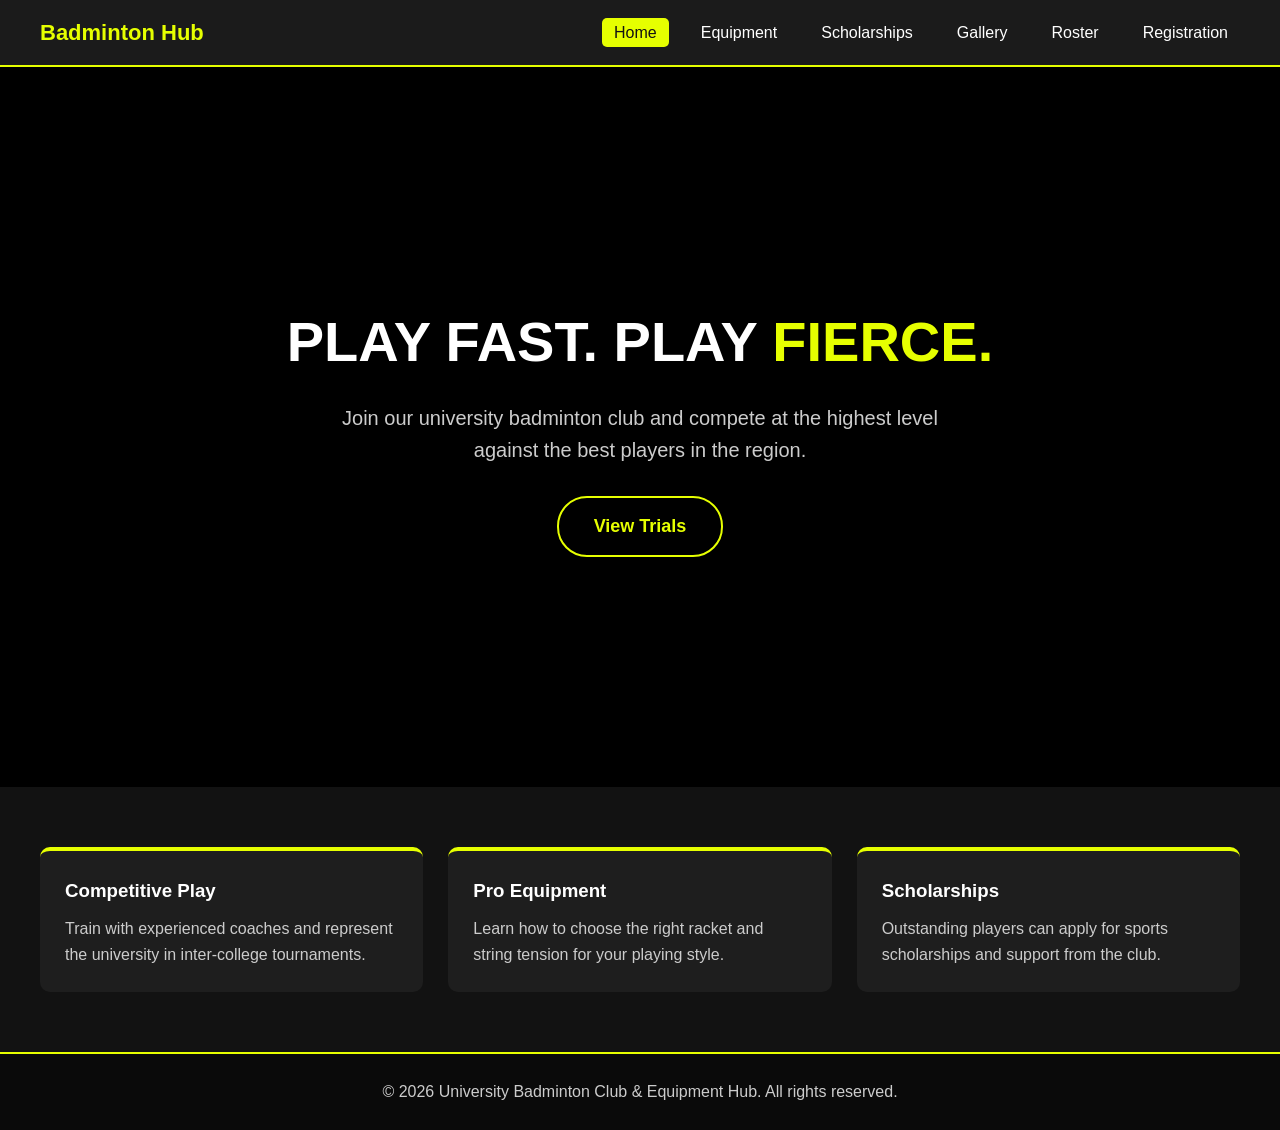
<file: Web Technologies/Assignment 1/index.html>
<!DOCTYPE html>
<html lang="en">
<head>
  <meta charset="UTF-8">
  <meta name="viewport" content="width=device-width, initial-scale=1.0">
  <title>Badminton Club & Equipment Hub</title>
  <link rel="stylesheet" href="style.css">
</head>
<body>

  <nav>
    <div class="logo">Badminton Hub</div>
    <ul>
      <li><a href="index.html" class="active">Home</a></li>
      <li><a href="equipment.html">Equipment</a></li>
      <li><a href="scholarships.html">Scholarships</a></li>
      <li><a href="gallery.html">Gallery</a></li>
      <li><a href="roster.html">Roster</a></li>
      <li><a href="registration.html">Registration</a></li>
    </ul>
  </nav>

  <header class="hero">
    <div>
      <h1>Play Fast. Play <span>Fierce.</span></h1>
      <p>Join our university badminton club and compete at the highest level against the best players in the region.</p>
      <a href="registration.html" class="btn">View Trials</a>
    </div>
  </header>

  <main class="info">
    <div>
      <h3>Competitive Play</h3>
      <p>Train with experienced coaches and represent the university in inter-college tournaments.</p>
    </div>
    <div>
      <h3>Pro Equipment</h3>
      <p>Learn how to choose the right racket and string tension for your playing style.</p>
    </div>
    <div>
      <h3>Scholarships</h3>
      <p>Outstanding players can apply for sports scholarships and support from the club.</p>
    </div>
  </main>

  <footer>
    <p>&copy; 2026 University Badminton Club & Equipment Hub. All rights reserved.</p>
  </footer>

</body>
</html>
</file>
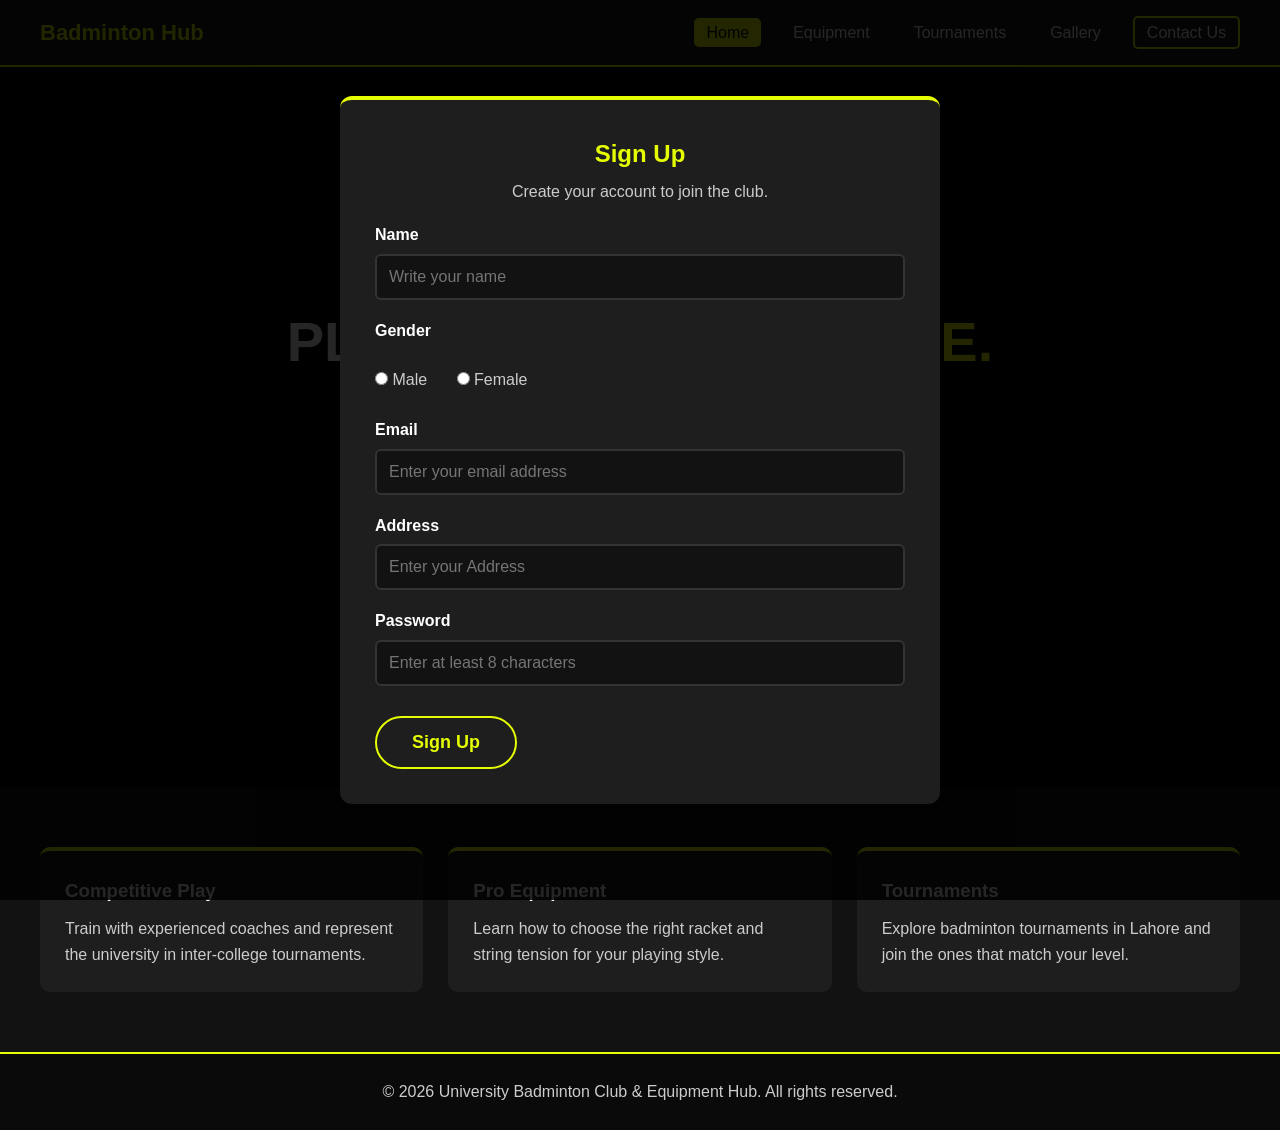
<file: Web Technologies/Assignment 2/index.html>
<!DOCTYPE html>
<html lang="en">
<head>
  <meta charset="UTF-8">
  <meta name="viewport" content="width=device-width, initial-scale=1.0">
  <title>Badminton Club & Equipment Hub</title>
  <link rel="stylesheet" href="style.css">
</head>
<body>

  <nav>
    <div class="logo">Badminton Hub</div>
    <ul>
      <li><a href="index.html" class="active">Home</a></li>
      <li><a href="equipment.html">Equipment</a></li>
      <li><a href="tournaments.html">Tournaments</a></li>
      <li><a href="gallery.html">Gallery</a></li>
      <li><a href="contact.html" class="contact">Contact Us</a></li>
    </ul>
  </nav>

  <header class="hero">
    <div>
      <h1>Play Fast. Play <span>Fierce.</span></h1>
      <p>Join our university badminton club and compete at the highest level against the best players in the region.</p>
      <a href="tournaments.html" class="btn">View Trials</a>
    </div>
  </header>

  <main class="info">
    <div>
      <h3>Competitive Play</h3>
      <p>Train with experienced coaches and represent the university in inter-college tournaments.</p>
    </div>
    <div>
      <h3>Pro Equipment</h3>
      <p>Learn how to choose the right racket and string tension for your playing style.</p>
    </div>
    <div>
      <h3>Tournaments</h3>
      <p>Explore badminton tournaments in Lahore and join the ones that match your level.</p>
    </div>
  </main>

  <footer>
    <p>&copy; 2026 University Badminton Club & Equipment Hub. All rights reserved.</p>
  </footer>

  <div class="overlay" id="signupOverlay">
    <form class="form-box" id="signupForm">
      <h2>Sign Up</h2>
      <p class="small">Create your account to join the club.</p>

      <label for="name">Name</label>
      <input class="box" type="text" id="name" placeholder="Write your name" required>

      <label>Gender</label>
      <div class="radios">
        <label><input type="radio" name="gender" value="Male" required> Male</label>
        <label><input type="radio" name="gender" value="Female"> Female</label>
      </div>

      <label for="email">Email</label>
      <input class="box" type="email" id="email" placeholder="Enter your email address" required>

      <label for="address">Address</label>
      <input class="box" type="text" id="address" placeholder="Enter your Address" required>

      <label for="password">Password</label>
      <input class="box" type="password" id="password" placeholder="Enter at least 8 characters" required>

      <button class="btn" type="submit">Sign Up</button>
    </form>
  </div>

  <script src="script.js"></script>

</body>
</html>
</file>
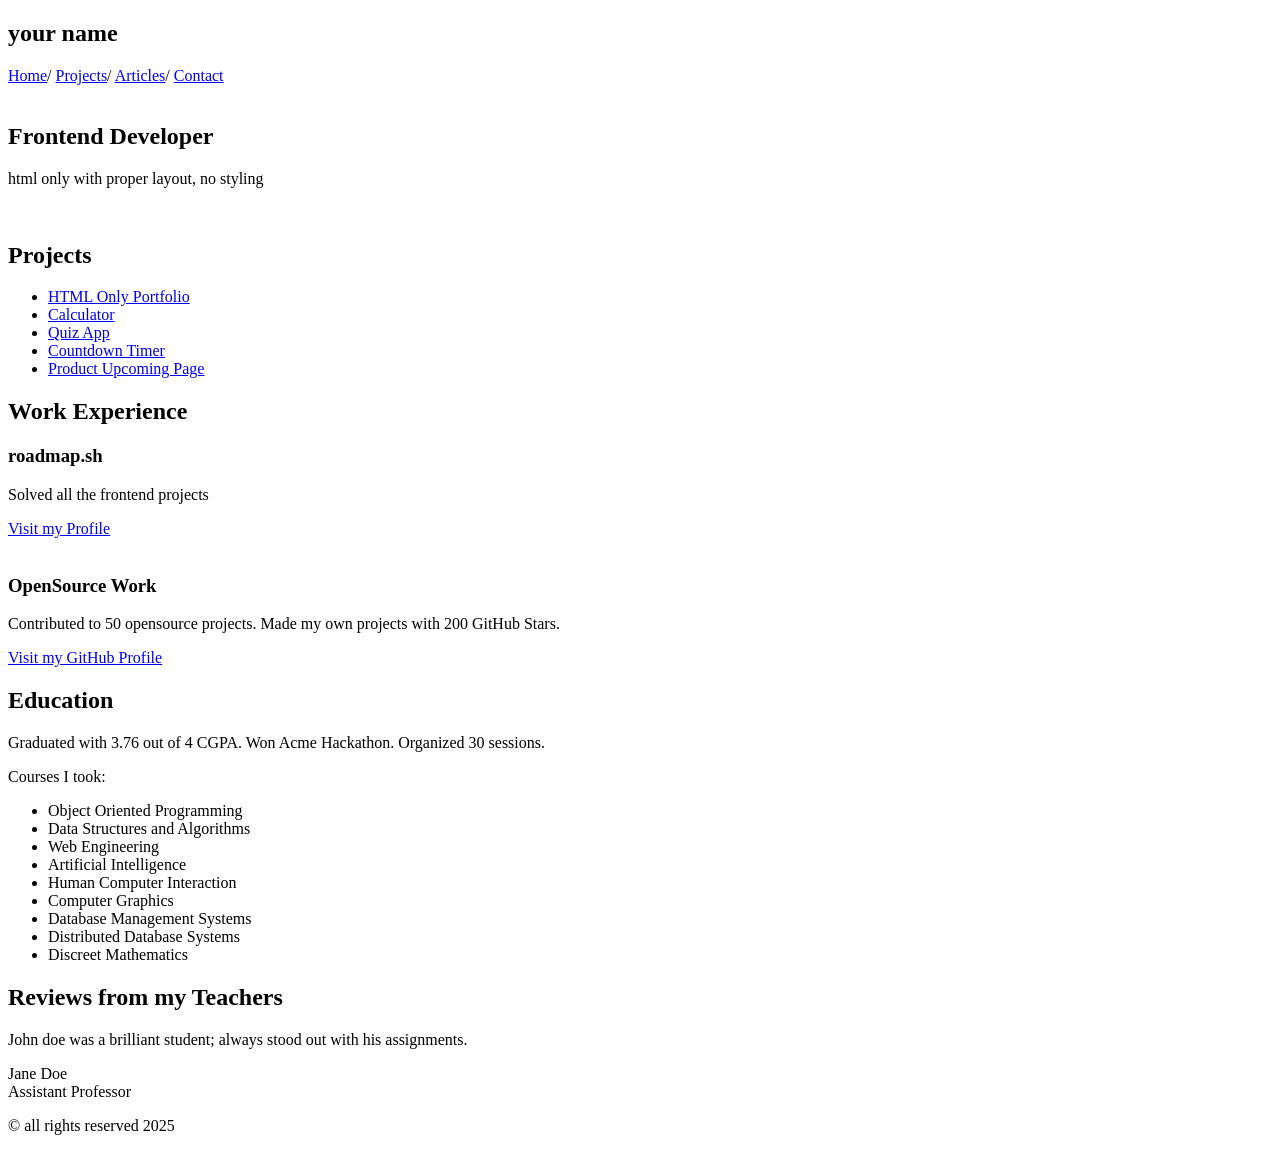
<file: Web Technologies/Cp01.html>
<!DOCTYPE html>
<html>
<head>

    <title>Frontend Developer</title>
</head>
<body>

    <header>

        <h2>your name</h2>
        <nav>
               <a href="#">Home</a>/
               <a href="#">Projects</a>/
               <a href="#">Articles</a>/
               <a href="#">Contact</a>

        </nav>
        <br>

        <section>

            <h1>Frontend Developer</h1>
            <p>html only with proper layout, no styling</p>

        </section>
        <br>

    </header>
    <section>

       <div>
            <h2>Projects</h2>

            <ul>

                <li>
                    <a href="#">HTML Only Portfolio</a>
                </li>

                <li>
                    <a href="#">Calculator</a>
                </li>

                <li>
                    <a href="#">Quiz App</a>
                </li>

                <li>
                    <a href="#">Countdown Timer</a>
                </li>

                <li>
                    <a href="#">Product Upcoming Page</a>
                </li>

            </ul>
       </div>

        <div>

            <h2>Work Experience</h2>

            <article>

                <h3>roadmap.sh</h3>
                <p>
                    Solved all the frontend projects
                </p>

                <a href="#">Visit my Profile</a>

            </article>

            <br>

            <article>

                <h3>OpenSource Work</h3>

                <p>
                    Contributed to 50 opensource projects.
                    Made my own projects with 200 GitHub Stars.
                </p>

                <a href="#">Visit my GitHub Profile</a>

            </article>

        </div>

        <div>

            <h2>Education</h2>

            <p>
                Graduated with 3.76 out of 4 CGPA.
                Won Acme Hackathon.
                Organized 30 sessions.
            </p>

            <p>Courses I took:</p>

            <ul>

                <li>Object Oriented Programming</li>

                <li>Data Structures and Algorithms</li>

                <li>Web Engineering</li>

                <li>Artificial Intelligence</li>

                <li>Human Computer Interaction</li>

                <li>Computer Graphics</li>

                <li>Database Management Systems</li>

                <li>Distributed Database Systems</li>

                <li>Discreet Mathematics</li>

            </ul>

        </div>

    </section>

    <section>

        <h2>Reviews from my Teachers</h2>

        <article>

            <p>
                John doe was a brilliant student;
                always stood out with his assignments.
            </p>

            <p>
                Jane Doe
                <br>
                Assistant Professor
            </p>

        </article>

    </section>

    <footer>

        <p>
            © all rights reserved 2025
        </p>

    </footer>
</body>

</html>
</file>
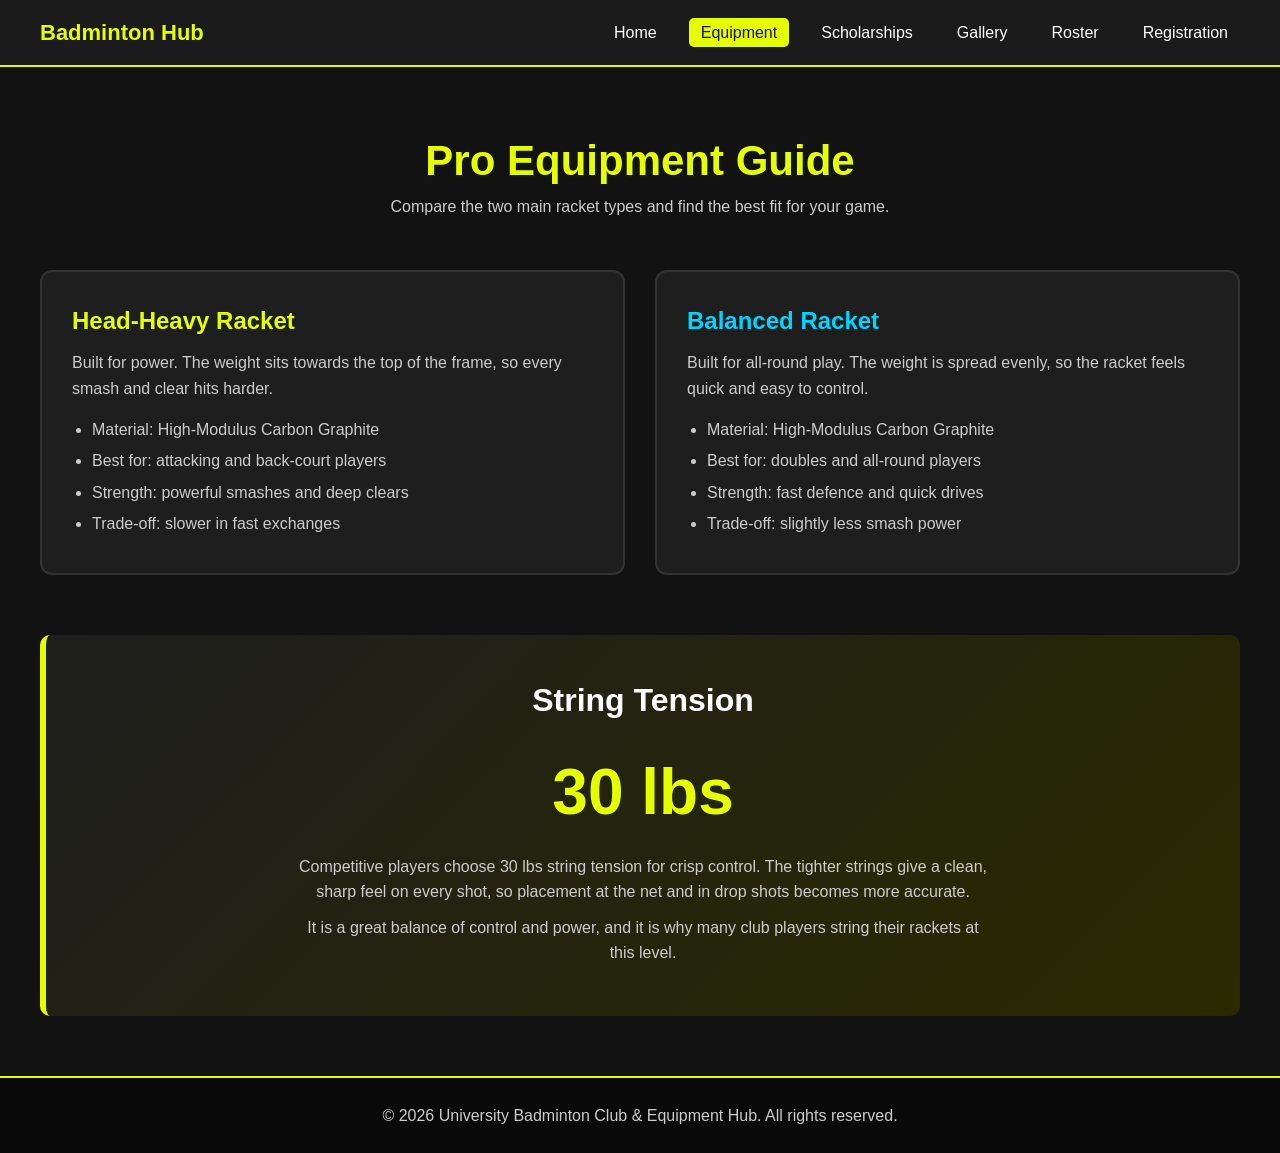
<file: Web Technologies/Assignment 1/Equipment.html>
<!DOCTYPE html>
<html lang="en">
<head>
  <meta charset="UTF-8">
  <meta name="viewport" content="width=device-width, initial-scale=1.0">
  <title>Pro Equipment Guide</title>
  <link rel="stylesheet" href="style.css">
</head>
<body>

  <nav>
    <div class="logo">Badminton Hub</div>
    <ul>
      <li><a href="index.html">Home</a></li>
      <li><a href="equipment.html" class="active">Equipment</a></li>
      <li><a href="scholarships.html">Scholarships</a></li>
      <li><a href="gallery.html">Gallery</a></li>
      <li><a href="roster.html">Roster</a></li>
      <li><a href="registration.html">Registration</a></li>
    </ul>
  </nav>

  <header class="page-header">
    <h1>Pro Equipment Guide</h1>
    <p>Compare the two main racket types and find the best fit for your game.</p>
  </header>

  <main>
    <section class="rackets">

      <article class="card">
        <h2>Head-Heavy Racket</h2>
        <p>Built for power. The weight sits towards the top of the frame, so every smash and clear hits harder.</p>
        <ul>
          <li>Material: High-Modulus Carbon Graphite</li>
          <li>Best for: attacking and back-court players</li>
          <li>Strength: powerful smashes and deep clears</li>
          <li>Trade-off: slower in fast exchanges</li>
        </ul>
      </article>

      <article class="card blue">
        <h2>Balanced Racket</h2>
        <p>Built for all-round play. The weight is spread evenly, so the racket feels quick and easy to control.</p>
        <ul>
          <li>Material: High-Modulus Carbon Graphite</li>
          <li>Best for: doubles and all-round players</li>
          <li>Strength: fast defence and quick drives</li>
          <li>Trade-off: slightly less smash power</li>
        </ul>
      </article>

    </section>

    <section class="tension">
      <h2>String Tension</h2>
      <p class="big">30 lbs</p>
      <p>Competitive players choose 30 lbs string tension for crisp control. The tighter strings give a clean, sharp feel on every shot, so placement at the net and in drop shots becomes more accurate.</p>
      <p>It is a great balance of control and power, and it is why many club players string their rackets at this level.</p>
    </section>
  </main>

  <footer>
    <p>&copy; 2026 University Badminton Club & Equipment Hub. All rights reserved.</p>
  </footer>

</body>
</html>
</file>
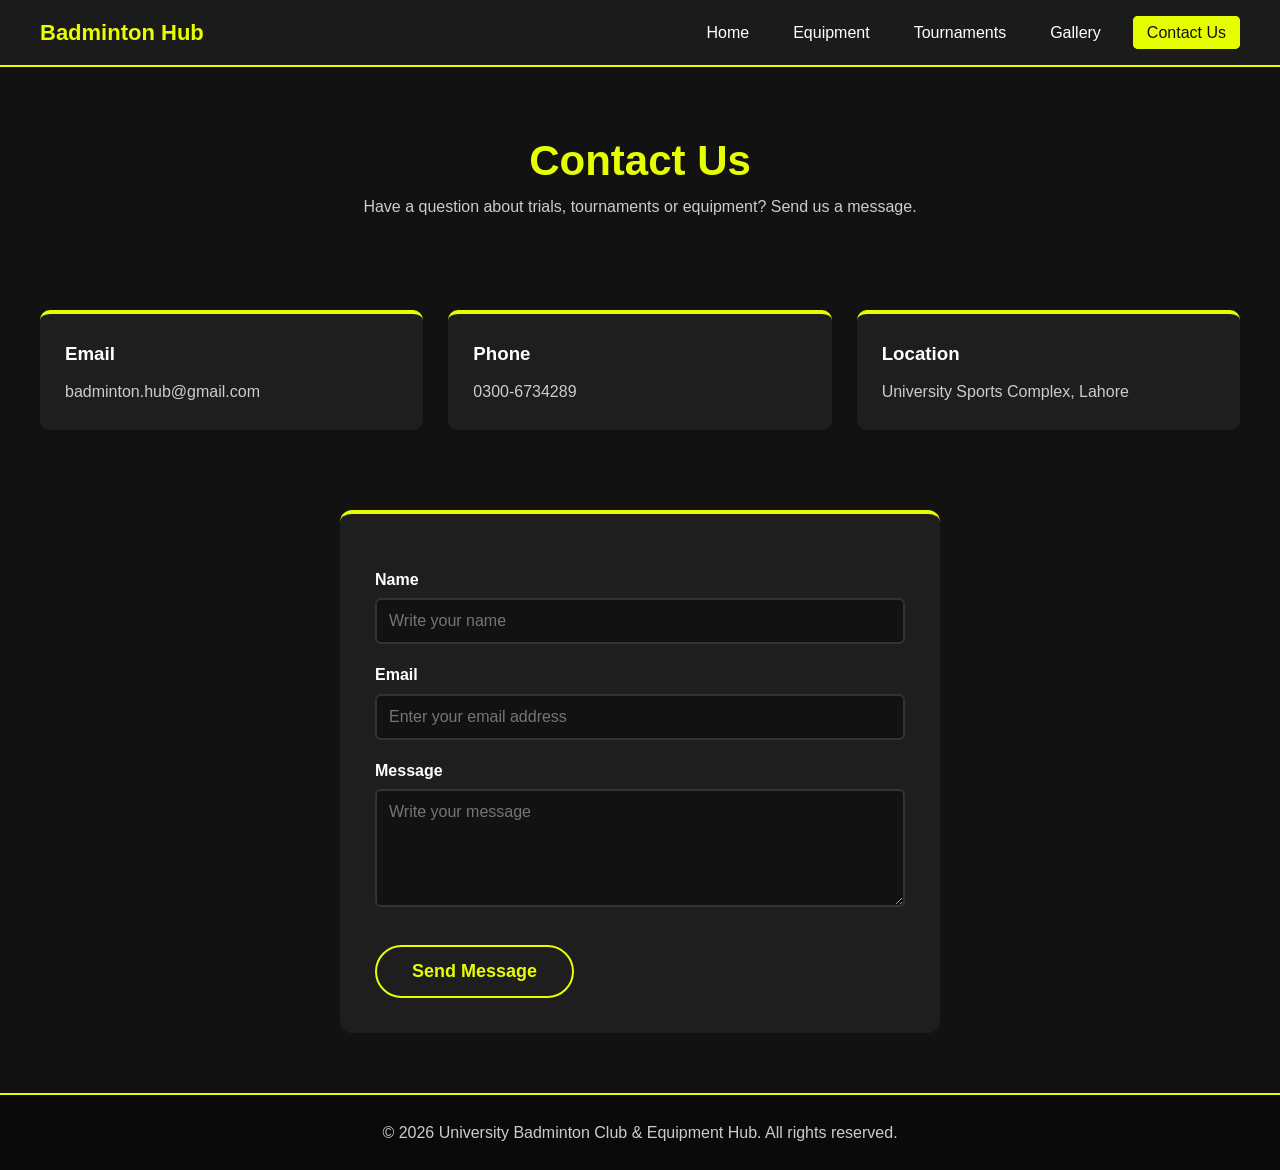
<file: Web Technologies/Assignment 2/contact.html>
<!DOCTYPE html>
<html lang="en">
<head>
  <meta charset="UTF-8">
  <meta name="viewport" content="width=device-width, initial-scale=1.0">
  <title>Contact Us</title>
  <link rel="stylesheet" href="style.css">
</head>
<body>

  <nav>
    <div class="logo">Badminton Hub</div>
    <ul>
      <li><a href="index.html">Home</a></li>
      <li><a href="equipment.html">Equipment</a></li>
      <li><a href="tournaments.html">Tournaments</a></li>
      <li><a href="gallery.html">Gallery</a></li>
      <li><a href="contact.html" class="contact active">Contact Us</a></li>
    </ul>
  </nav>

  <header class="page-header">
    <h1>Contact Us</h1>
    <p>Have a question about trials, tournaments or equipment? Send us a message.</p>
  </header>

  <main>
    <section class="info">
      <div>
        <h3>Email</h3>
        <p>badminton.hub@gmail.com</p>
      </div>
      <div>
        <h3>Phone</h3>
        <p>0300-6734289</p>
      </div>
      <div>
        <h3>Location</h3>
        <p>University Sports Complex, Lahore</p>
      </div>
    </section>

    <form class="form-box" onsubmit="alert('Message sent successfully!')">
      <label for="cname">Name</label>
      <input class="box" type="text" id="cname" placeholder="Write your name" required>

      <label for="cemail">Email</label>
      <input class="box" type="email" id="cemail" placeholder="Enter your email address" required>

      <label for="message">Message</label>
      <textarea class="box" id="message" rows="5" placeholder="Write your message" required></textarea>

      <button class="btn" type="submit">Send Message</button>
    </form>
  </main>

  <footer>
    <p>&copy; 2026 University Badminton Club & Equipment Hub. All rights reserved.</p>
  </footer>

</body>
</html>
</file>
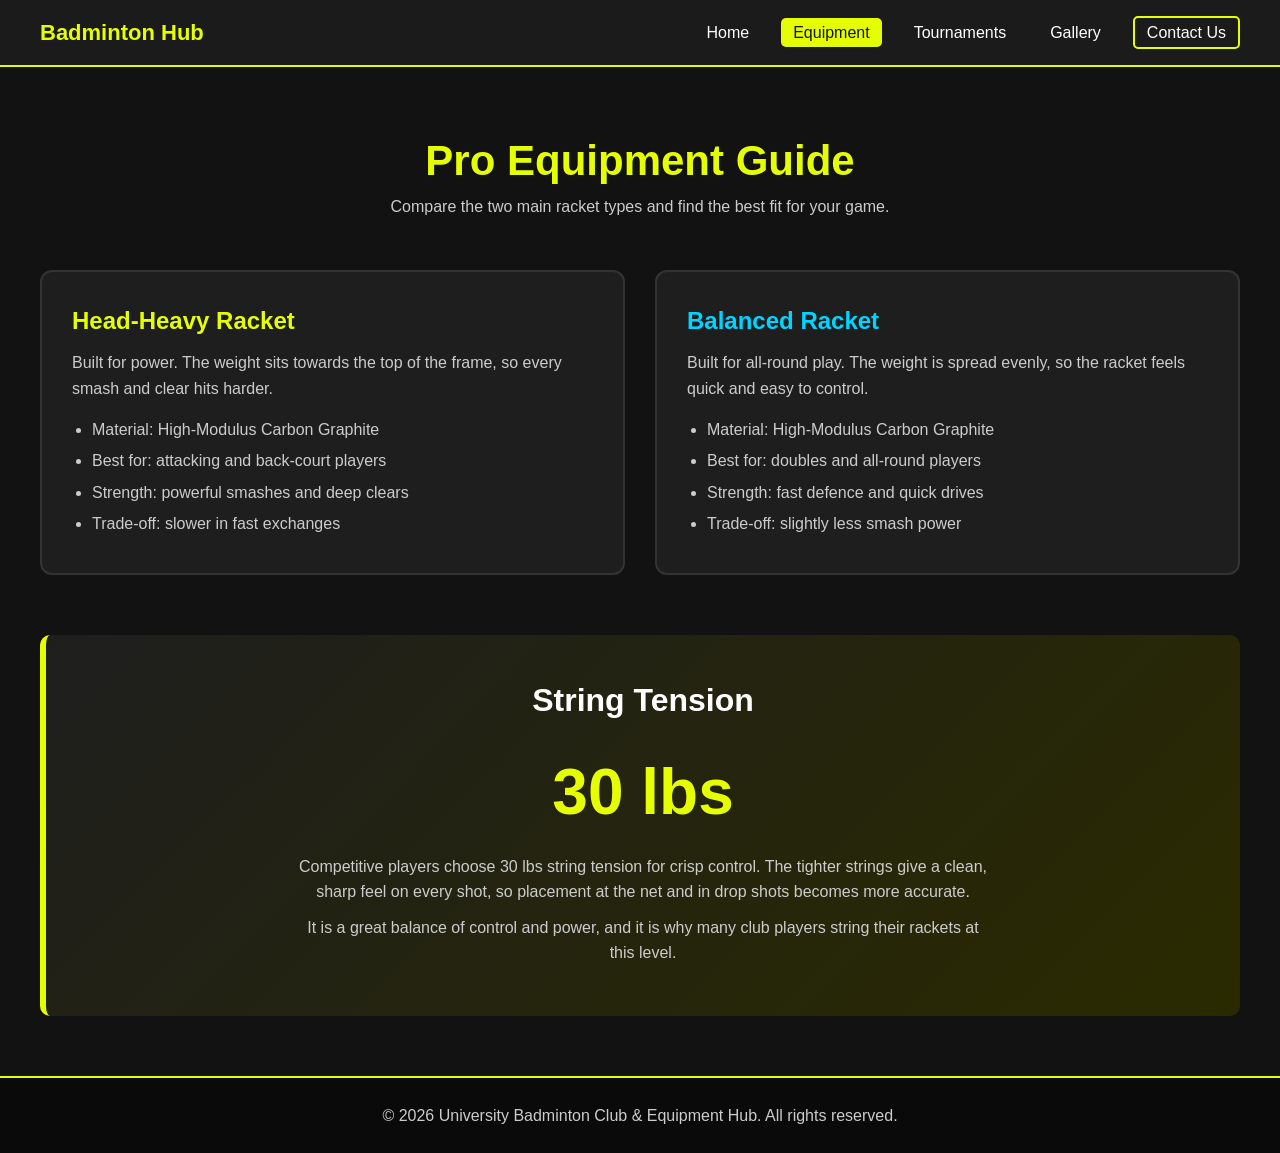
<file: Web Technologies/Assignment 2/Equipment.html>
<!DOCTYPE html>
<html lang="en">
<head>
  <meta charset="UTF-8">
  <meta name="viewport" content="width=device-width, initial-scale=1.0">
  <title>Pro Equipment Guide</title>
  <link rel="stylesheet" href="style.css">
</head>
<body>

  <nav>
    <div class="logo">Badminton Hub</div>
    <ul>
      <li><a href="index.html">Home</a></li>
      <li><a href="equipment.html" class="active">Equipment</a></li>
      <li><a href="tournaments.html">Tournaments</a></li>
      <li><a href="gallery.html">Gallery</a></li>
      <li><a href="contact.html" class="contact">Contact Us</a></li>

    </ul>
  </nav>

  <header class="page-header">
    <h1>Pro Equipment Guide</h1>
    <p>Compare the two main racket types and find the best fit for your game.</p>
  </header>

  <main>
    <section class="rackets">

      <article class="card">
        <h2>Head-Heavy Racket</h2>
        <p>Built for power. The weight sits towards the top of the frame, so every smash and clear hits harder.</p>
        <ul>
          <li>Material: High-Modulus Carbon Graphite</li>
          <li>Best for: attacking and back-court players</li>
          <li>Strength: powerful smashes and deep clears</li>
          <li>Trade-off: slower in fast exchanges</li>
        </ul>
      </article>

      <article class="card blue">
        <h2>Balanced Racket</h2>
        <p>Built for all-round play. The weight is spread evenly, so the racket feels quick and easy to control.</p>
        <ul>
          <li>Material: High-Modulus Carbon Graphite</li>
          <li>Best for: doubles and all-round players</li>
          <li>Strength: fast defence and quick drives</li>
          <li>Trade-off: slightly less smash power</li>
        </ul>
      </article>

    </section>

    <section class="tension">
      <h2>String Tension</h2>
      <p class="big">30 lbs</p>
      <p>Competitive players choose 30 lbs string tension for crisp control. The tighter strings give a clean, sharp feel on every shot, so placement at the net and in drop shots becomes more accurate.</p>
      <p>It is a great balance of control and power, and it is why many club players string their rackets at this level.</p>
    </section>
  </main>

  <footer>
    <p>&copy; 2026 University Badminton Club & Equipment Hub. All rights reserved.</p>
  </footer>

</body>
</html>
</file>
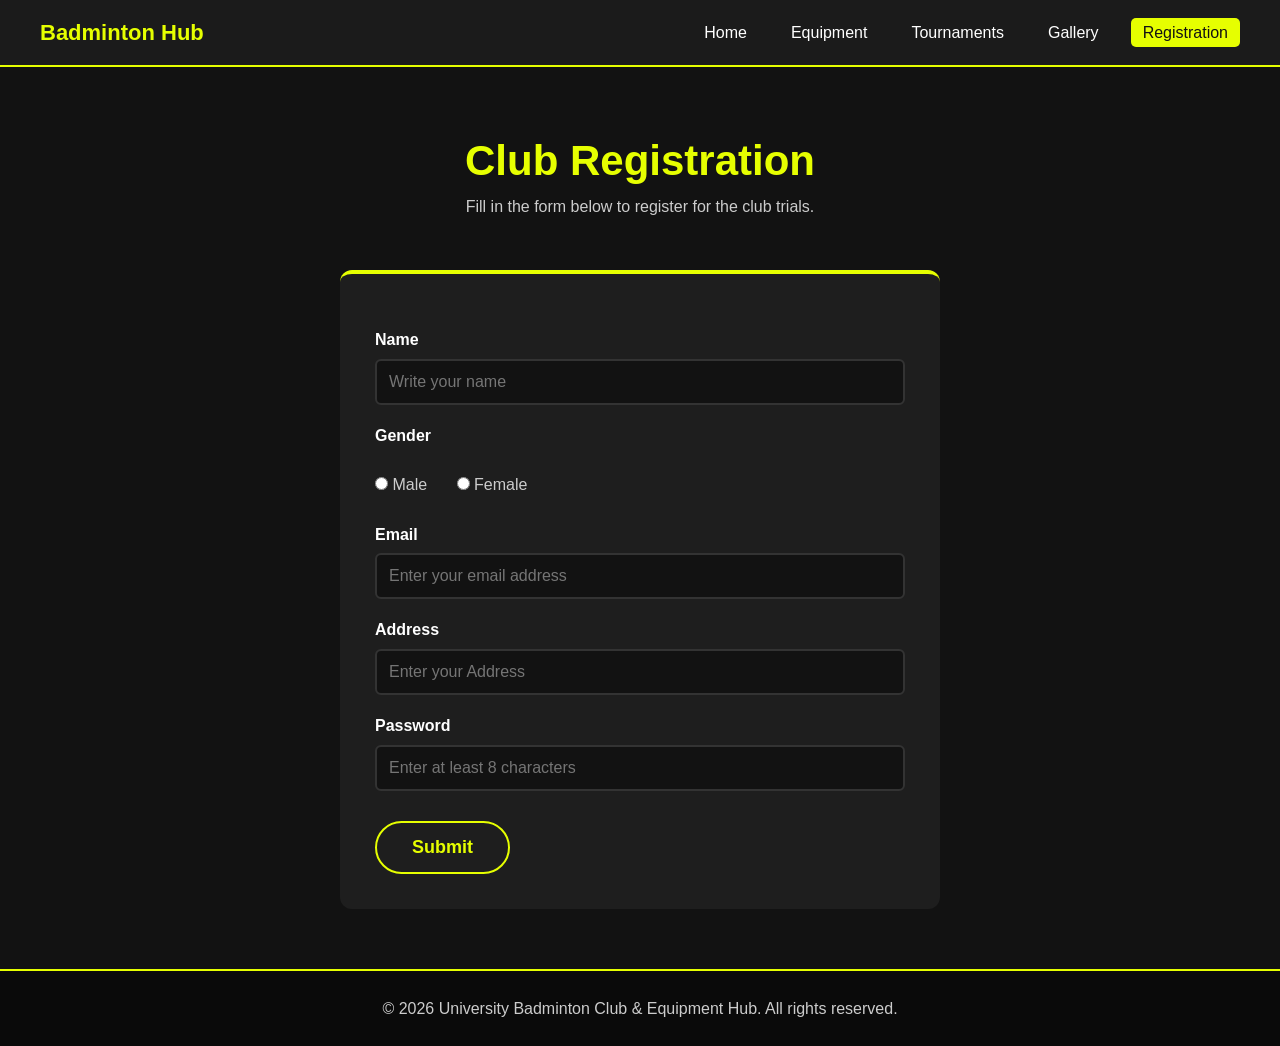
<file: Web Technologies/Assignment 2/Registration.html>
<!DOCTYPE html>
<html lang="en">
<head>
  <meta charset="UTF-8">
  <meta name="viewport" content="width=device-width, initial-scale=1.0">
  <title>Club Registration</title>
  <link rel="stylesheet" href="style.css">
</head>
<body>

  <nav>
    <div class="logo">Badminton Hub</div>
    <ul>
      <li><a href="index.html">Home</a></li>
      <li><a href="equipment.html">Equipment</a></li>
      <li><a href="tournaments.html">Tournaments</a></li>
      <li><a href="gallery.html">Gallery</a></li>
      <li><a href="registration.html" class="active">Registration</a></li>
    </ul>
  </nav>

  <header class="page-header">
    <h1>Club Registration</h1>
    <p>Fill in the form below to register for the club trials.</p>
  </header>

  <main>
    <form class="form-box" id="signupForm">

      <label for="name">Name</label>
      <input class="box" type="text" id="name" name="name" placeholder="Write your name" required>

      <label>Gender</label>
      <div class="radios">
        <label><input type="radio" name="gender" value="Male" required> Male</label>
        <label><input type="radio" name="gender" value="Female"> Female</label>
      </div>

      <label for="email">Email</label>
      <input class="box" type="email" id="email" name="email" placeholder="Enter your email address" required>

      <label for="address">Address</label>
      <input class="box" type="text" id="address" name="address" placeholder="Enter your Address" required>

      <label for="password">Password</label>
      <input class="box" type="password" id="password" name="password" placeholder="Enter at least 8 characters" required>

      <button class="btn" type="submit">Submit</button>

    </form>
  </main>

  <footer>
    <p>&copy; 2026 University Badminton Club & Equipment Hub. All rights reserved.</p>
  </footer>

  <script src="script.js"></script>

</body>
</html>
</file>
<file: Web Technologies/Assignment 1/style.css>
* {
  margin: 0;
  padding: 0;
  box-sizing: border-box;
}

body {
  background-color: #121212;
  color: #f0f0f0;
  font-family: Arial, sans-serif;
  line-height: 1.6;
}

h1, h2, h3 {
  color: #ffffff;
}

p {
  color: #cccccc;
}

nav {
  display: flex;
  justify-content: space-between;
  align-items: center;
  padding: 15px 40px;
  background-color: #1b1b1b;
  border-bottom: 2px solid #e6ff00;
  position: sticky;
  top: 0;
  z-index: 100;
}

.logo {
  color: #e6ff00;
  font-size: 22px;
  font-weight: bold;
}

nav ul {
  display: flex;
  list-style: none;
  gap: 20px;
}

nav a {
  color: #ffffff;
  text-decoration: none;
  padding: 6px 12px;
  border-radius: 5px;
  transition: all 0.3s;
}

nav a:hover,
nav a.active {
  background-color: #e6ff00;
  color: #121212;
}

.hero {
  min-height: 80vh;
  background-image:
    linear-gradient(rgba(0, 0, 0, 0.7), rgba(0, 0, 0, 0.7)),
    url("https://images.unsplash.com/photo-1626224583764-f87db24ac4ea?w=1600");
  background-size: cover;
  background-position: center;
  background-color: #000000;
  display: flex;
  align-items: center;
  justify-content: center;
  text-align: center;
  padding: 20px;
}

.hero h1 {
  font-size: 56px;
  text-transform: uppercase;
  margin-bottom: 15px;
}

.hero span {
  color: #e6ff00;
}

.hero p {
  font-size: 20px;
  max-width: 600px;
  margin: 0 auto 30px auto;
}

.btn {
  display: inline-block;
  padding: 14px 35px;
  border: 2px solid #e6ff00;
  border-radius: 30px;
  color: #e6ff00;
  text-decoration: none;
  font-weight: bold;
  font-size: 18px;
  transition: all 0.3s;
}

.btn:hover {
  background-color: #e6ff00;
  color: #121212;
  box-shadow: 0 0 20px #e6ff00;
  transform: translateY(-4px);
}

.info {
  display: flex;
  gap: 25px;
  padding: 60px 40px;
}

.info div {
  flex: 1;
  background-color: #1e1e1e;
  padding: 25px;
  border-radius: 10px;
  border-top: 4px solid #e6ff00;
  transition: all 0.3s;
}

.info div:hover {
  transform: translateY(-8px);
}

.info h3 {
  margin-bottom: 10px;
}

.page-header {
  text-align: center;
  padding: 60px 20px 30px 20px;
}

.page-header h1 {
  font-size: 42px;
  color: #e6ff00;
}

.rackets {
  display: grid;
  grid-template-columns: 1fr 1fr;
  gap: 30px;
  padding: 20px 40px 40px 40px;
}

.card {
  background-color: #1e1e1e;
  border: 2px solid #333333;
  border-radius: 12px;
  padding: 30px;
  transition: all 0.3s;
}

.card:hover {
  transform: scale(1.03);
  border-color: #e6ff00;
  box-shadow: 0 0 25px rgba(230, 255, 0, 0.6);
}

.card h2 {
  color: #e6ff00;
  margin-bottom: 10px;
}

.card ul {
  margin: 15px 0 0 20px;
  color: #cccccc;
}

.card li {
  margin-bottom: 6px;
}

.card.blue h2 {
  color: #00d4ff;
}

.card.blue:hover {
  border-color: #00d4ff;
  box-shadow: 0 0 25px rgba(0, 212, 255, 0.6);
}

.tension {
  margin: 20px 40px 60px 40px;
  padding: 40px;
  text-align: center;
  background: linear-gradient(135deg, #1e1e1e, #2a2a00);
  border-left: 6px solid #e6ff00;
  border-radius: 10px;
}

.tension h2 {
  font-size: 32px;
  margin-bottom: 15px;
}

.tension .big {
  font-size: 64px;
  font-weight: bold;
  color: #e6ff00;
}

.tension p {
  max-width: 700px;
  margin: 10px auto;
}

footer {
  background-color: #0a0a0a;
  text-align: center;
  padding: 25px;
  border-top: 2px solid #e6ff00;
  color: #999999;
}

@media (max-width: 900px) {
  nav {
    flex-direction: column;
    gap: 10px;
  }

  nav ul {
    flex-wrap: wrap;
    justify-content: center;
  }

  .info {
    flex-direction: column;
  }

  .hero h1 {
    font-size: 40px;
  }
}

@media (max-width: 600px) {
  .rackets {
    grid-template-columns: 1fr;
    padding: 20px;
  }

  .tension {
    margin: 20px;
    padding: 25px;
  }

  .hero h1 {
    font-size: 32px;
  }

  .hero p {
    font-size: 16px;
  }

  .info {
    padding: 30px 20px;
  }
}
</file>
<file: Web Technologies/Assignment 2/style.css>
* {
  margin: 0;
  padding: 0;
  box-sizing: border-box;
}

body {
  background-color: #121212;
  color: #f0f0f0;
  font-family: Arial, sans-serif;
  line-height: 1.6;
}

h1, h2, h3 {
  color: #ffffff;
}

p {
  color: #cccccc;
}

nav {
  display: flex;
  justify-content: space-between;
  align-items: center;
  padding: 15px 40px;
  background-color: #1b1b1b;
  border-bottom: 2px solid #e6ff00;
  position: sticky;
  top: 0;
  z-index: 100;
}

.logo {
  color: #e6ff00;
  font-size: 22px;
  font-weight: bold;
}

nav ul {
  display: flex;
  list-style: none;
  gap: 20px;
}

nav a {
  color: #ffffff;
  text-decoration: none;
  padding: 6px 12px;
  border-radius: 5px;
  transition: all 0.3s;
}

nav a:hover,
nav a:active,
nav a.active {
  background-color: #e6ff00;
  color: #121212;
}
.active{
  background-color: #e6ff00;
  color: #121212;
}
.hero {
  min-height: 80vh;
  background-image:
    linear-gradient(rgba(0, 0, 0, 0.7), rgba(0, 0, 0, 0.7)),
    url("https://images.unsplash.com/photo-1626224583764-f87db24ac4ea?w=1600");
  background-size: cover;
  background-position: center;
  background-color: #000000;
  display: flex;
  align-items: center;
  justify-content: center;
  text-align: center;
  padding: 20px;
}

.hero h1 {
  font-size: 56px;
  text-transform: uppercase;
  margin-bottom: 15px;
}

.hero span {
  color: #e6ff00;
}

.hero p {
  font-size: 20px;
  max-width: 600px;
  margin: 0 auto 30px auto;
}

.btn {
  display: inline-block;
  padding: 14px 35px;
  border: 2px solid #e6ff00;
  border-radius: 30px;
  color: #e6ff00;
  text-decoration: none;
  font-weight: bold;
  font-size: 18px;
  transition: all 0.3s;
}

.btn:hover {
  background-color: #e6ff00;
  color: #121212;
  box-shadow: 0 0 20px #e6ff00;
  transform: translateY(-4px);
}

.btn:active {
  background-color: #e6ff00;
  color: #121212;
}

button.btn {
  background-color: transparent;
  font-family: Arial, sans-serif;
  cursor: pointer;
}

.info {
  display: flex;
  gap: 25px;
  padding: 60px 40px;
}

.info div {
  flex: 1;
  background-color: #1e1e1e;
  padding: 25px;
  border-radius: 10px;
  border-top: 4px solid #e6ff00;
  transition: all 0.3s;
}

.info div:hover {
  transform: translateY(-8px);
}

.info h3 {
  margin-bottom: 10px;
}

.page-header {
  text-align: center;
  padding: 60px 20px 30px 20px;
}

.page-header h1 {
  font-size: 42px;
  color: #e6ff00;
}

.rackets {
  display: grid;
  grid-template-columns: 1fr 1fr;
  gap: 30px;
  padding: 20px 40px 40px 40px;
}

.card {
  background-color: #1e1e1e;
  border: 2px solid #333333;
  border-radius: 12px;
  padding: 30px;
  transition: all 0.3s;
}

.card:hover {
  transform: scale(1.03);
  border-color: #e6ff00;
  box-shadow: 0 0 25px rgba(230, 255, 0, 0.6);
}

.card h2 {
  color: #e6ff00;
  margin-bottom: 10px;
}

.card ul {
  margin: 15px 0 0 20px;
  color: #cccccc;
}

.card li {
  margin-bottom: 6px;
}

.card.blue h2 {
  color: #00d4ff;
}

.card.blue:hover {
  border-color: #00d4ff;
  box-shadow: 0 0 25px rgba(0, 212, 255, 0.6);
}

.tension {
  margin: 20px 40px 60px 40px;
  padding: 40px;
  text-align: center;
  background: linear-gradient(135deg, #1e1e1e, #2a2a00);
  border-left: 6px solid #e6ff00;
  border-radius: 10px;
}

.tension h2 {
  font-size: 32px;
  margin-bottom: 15px;
}

.tension .big {
  font-size: 64px;
  font-weight: bold;
  color: #e6ff00;
}

.tension p {
  max-width: 700px;
  margin: 10px auto;
}

.items {
  display: grid;
  gap: 25px;
  padding: 20px 40px 60px 40px;
}

.three {
  grid-template-columns: 1fr 1fr 1fr;
}

.five {
  grid-template-columns: 1fr 1fr 1fr 1fr 1fr;
}

.item {
  display: flex;
  flex-direction: column;
  background-color: #1e1e1e;
  border: 2px solid #333333;
  border-radius: 12px;
  overflow: hidden;
  transition: all 0.3s;
}

.item:hover {
  transform: scale(1.03);
  border-color: #e6ff00;
  box-shadow: 0 0 25px rgba(230, 255, 0, 0.6);
}

.item a {
  display: block;
}

.item img {
  display: block;
  width: 100%;
  height: 180px;
  object-fit: cover;
}

.text {
  flex: 1;
  display: flex;
  flex-direction: column;
  padding: 20px;
}

.text h3 {
  margin-bottom: 8px;
}

.text p {
  margin-bottom: 15px;
}

.text .btn {
  margin-top: auto;
  align-self: flex-start;
  padding: 10px 25px;
  font-size: 16px;
}

.text .venue {
  color: #00d4ff;
  font-size: 14px;
  margin-bottom: 8px;
}

.text .price {
  color: #e6ff00;
  font-size: 22px;
  font-weight: bold;
  margin-bottom: 8px;
}

.form-box {
  max-width: 600px;
  margin: 20px auto 60px auto;
  padding: 35px;
  background-color: #1e1e1e;
  border-top: 4px solid #e6ff00;
  border-radius: 12px;
}

.form-box label {
  display: block;
  margin: 18px 0 6px 0;
  font-weight: bold;
  color: #ffffff;
}

.form-box .box {
  width: 100%;
  padding: 12px;
  background-color: #121212;
  color: #ffffff;
  border: 2px solid #333333;
  border-radius: 6px;
  font-size: 16px;
  transition: all 0.3s;
}

.form-box .box:focus {
  outline: none;
  border-color: #e6ff00;
  box-shadow: 0 0 10px rgba(230, 255, 0, 0.5);
}

.radios label {
  display: inline-block;
  margin-right: 25px;
  font-weight: normal;
  color: #cccccc;
}

.radios input {
  accent-color: #e6ff00;
}

.form-box .btn {
  margin-top: 30px;
}

footer {
  background-color: #0a0a0a;
  text-align: center;
  padding: 25px;
  border-top: 2px solid #e6ff00;
  color: #999999;
}

@media (max-width: 1100px) {
  .five {
    grid-template-columns: 1fr 1fr 1fr;
  }
}

@media (max-width: 900px) {
  nav {
    flex-direction: column;
    gap: 10px;
  }

  nav ul {
    flex-wrap: wrap;
    justify-content: center;
  }

  .info {
    flex-direction: column;
  }

  .hero h1 {
    font-size: 40px;
  }

  .three,
  .five {
    grid-template-columns: 1fr 1fr;
  }
}

@media (max-width: 600px) {
  .rackets {
    grid-template-columns: 1fr;
    padding: 20px;
  }

  .tension {
    margin: 20px;
    padding: 25px;
  }

  .hero h1 {
    font-size: 32px;
  }

  .hero p {
    font-size: 16px;
  }

  .info {
    padding: 30px 20px;
  }

  .items {
    padding: 20px;
  }

  .three,
  .five {
    grid-template-columns: 1fr;
  }

  .form-box {
    margin: 20px;
    padding: 25px;
  }
}

nav a.contact {
  border: 2px solid #e6ff00;
}

.overlay {
  display: none;
  position: fixed;
  top: 0;
  left: 0;
  width: 100%;
  height: 100%;
  padding: 20px;
  background-color: rgba(0, 0, 0, 0.85);
  overflow-y: auto;
  z-index: 200;
}

.overlay.show {
  display: flex;
}

.overlay .form-box {
  margin: auto;
  width: 100%;
}

.form-box h2 {
  text-align: center;
  color: #e6ff00;
  margin-bottom: 5px;
}

.form-box .small {
  text-align: center;
}

textarea.box {
  font-family: Arial, sans-serif;
  resize: vertical;
}
</file>
